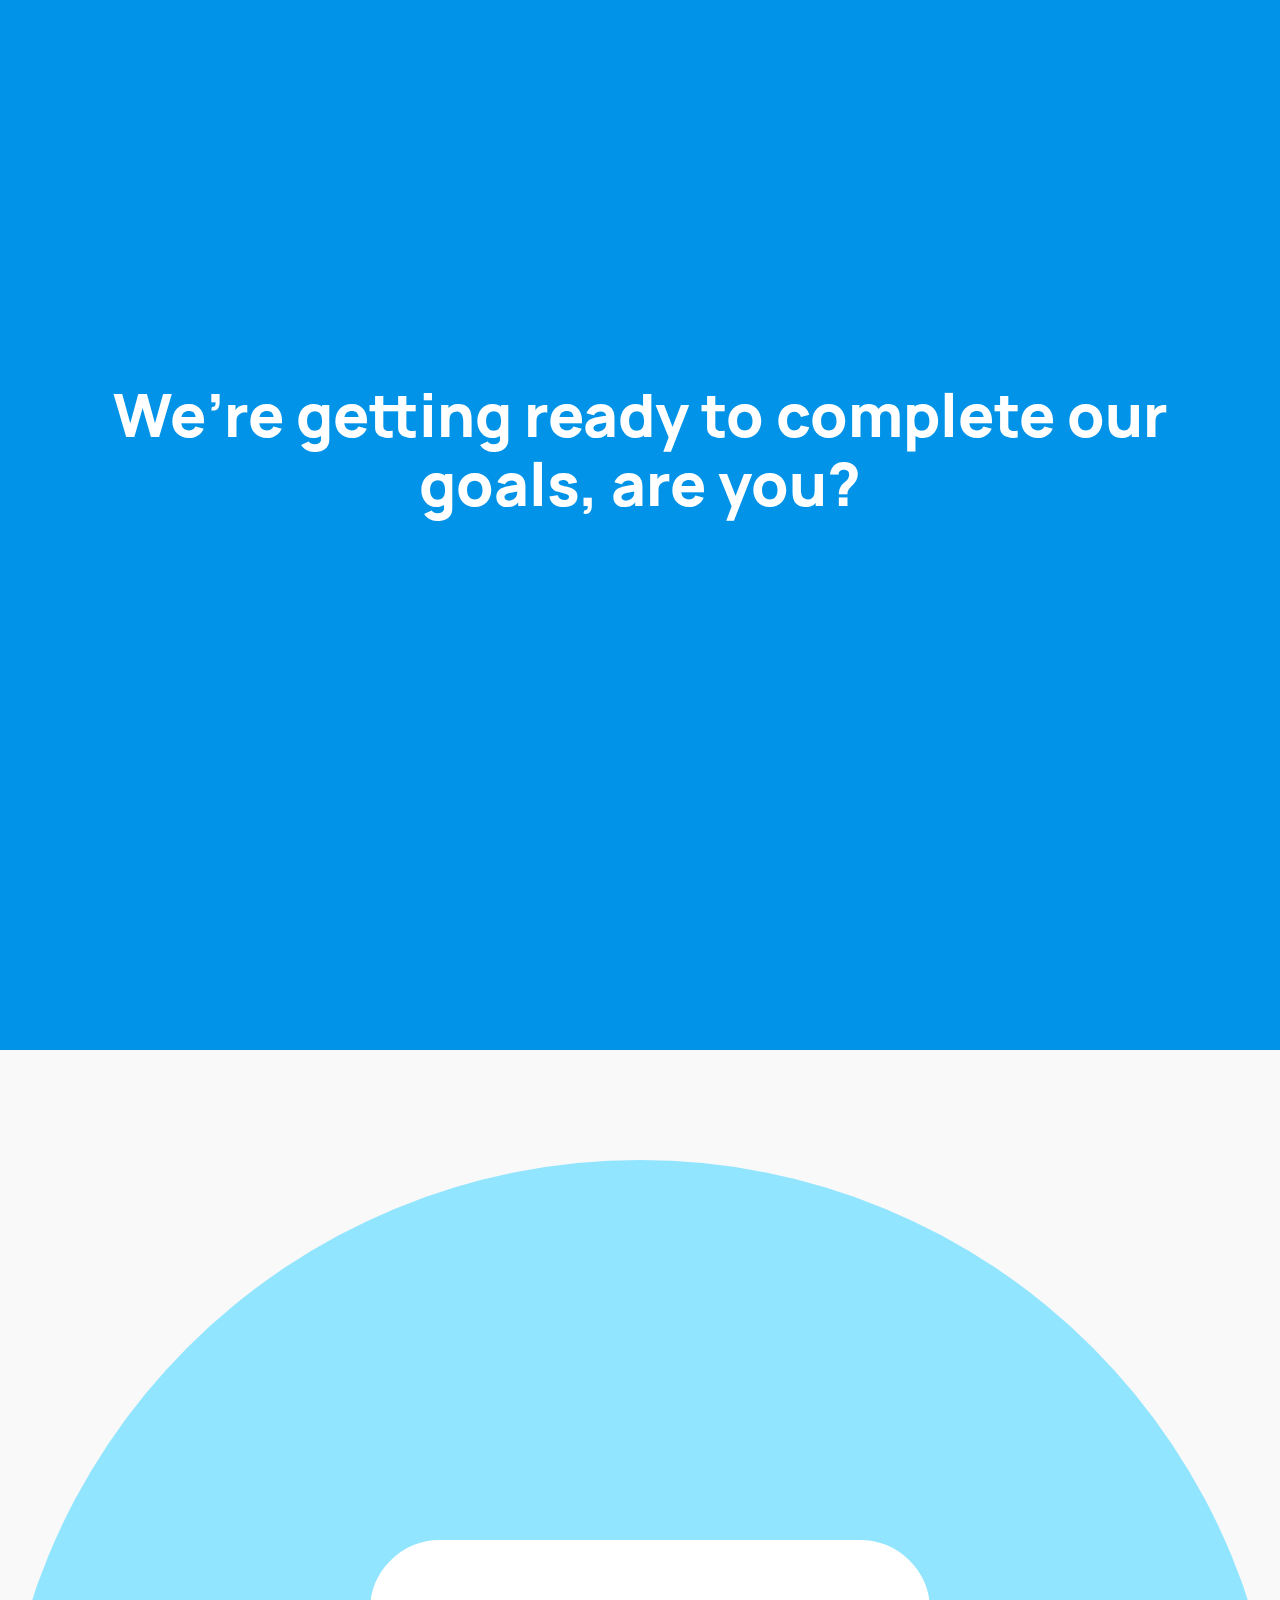
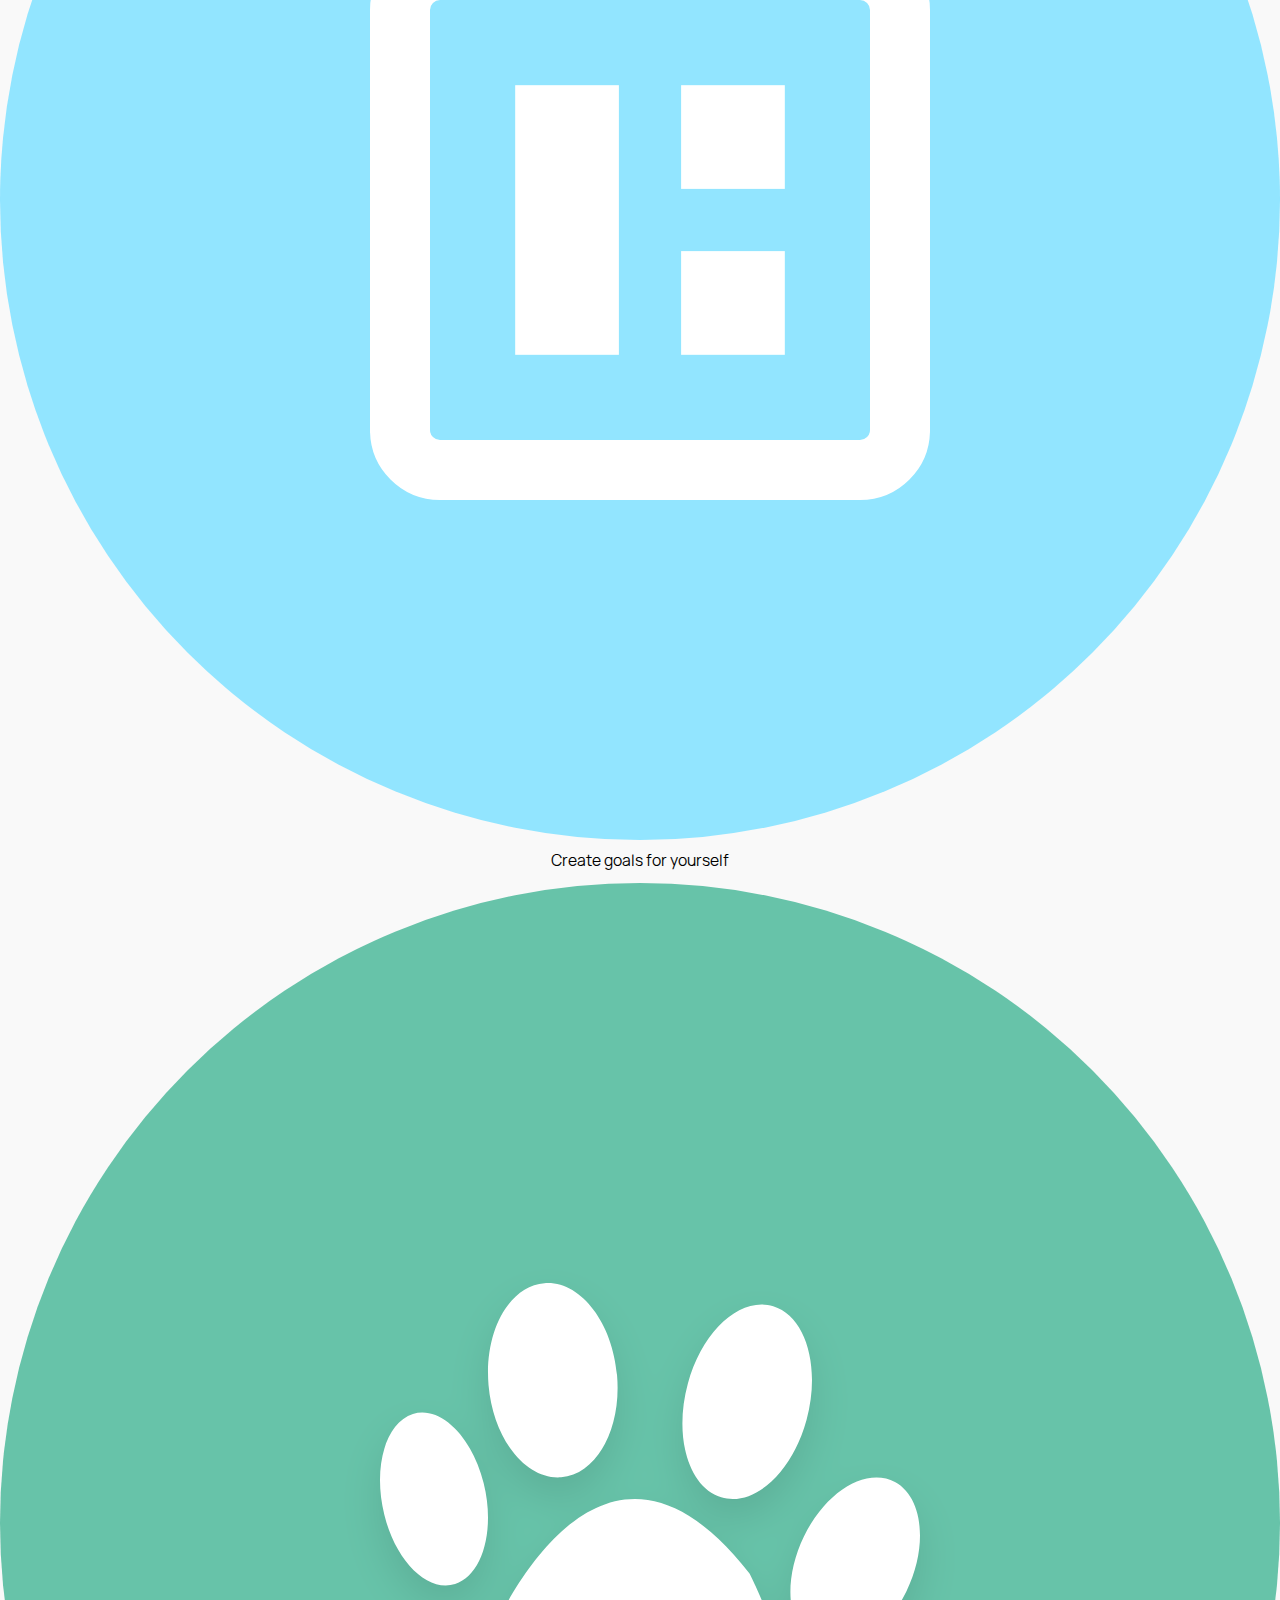
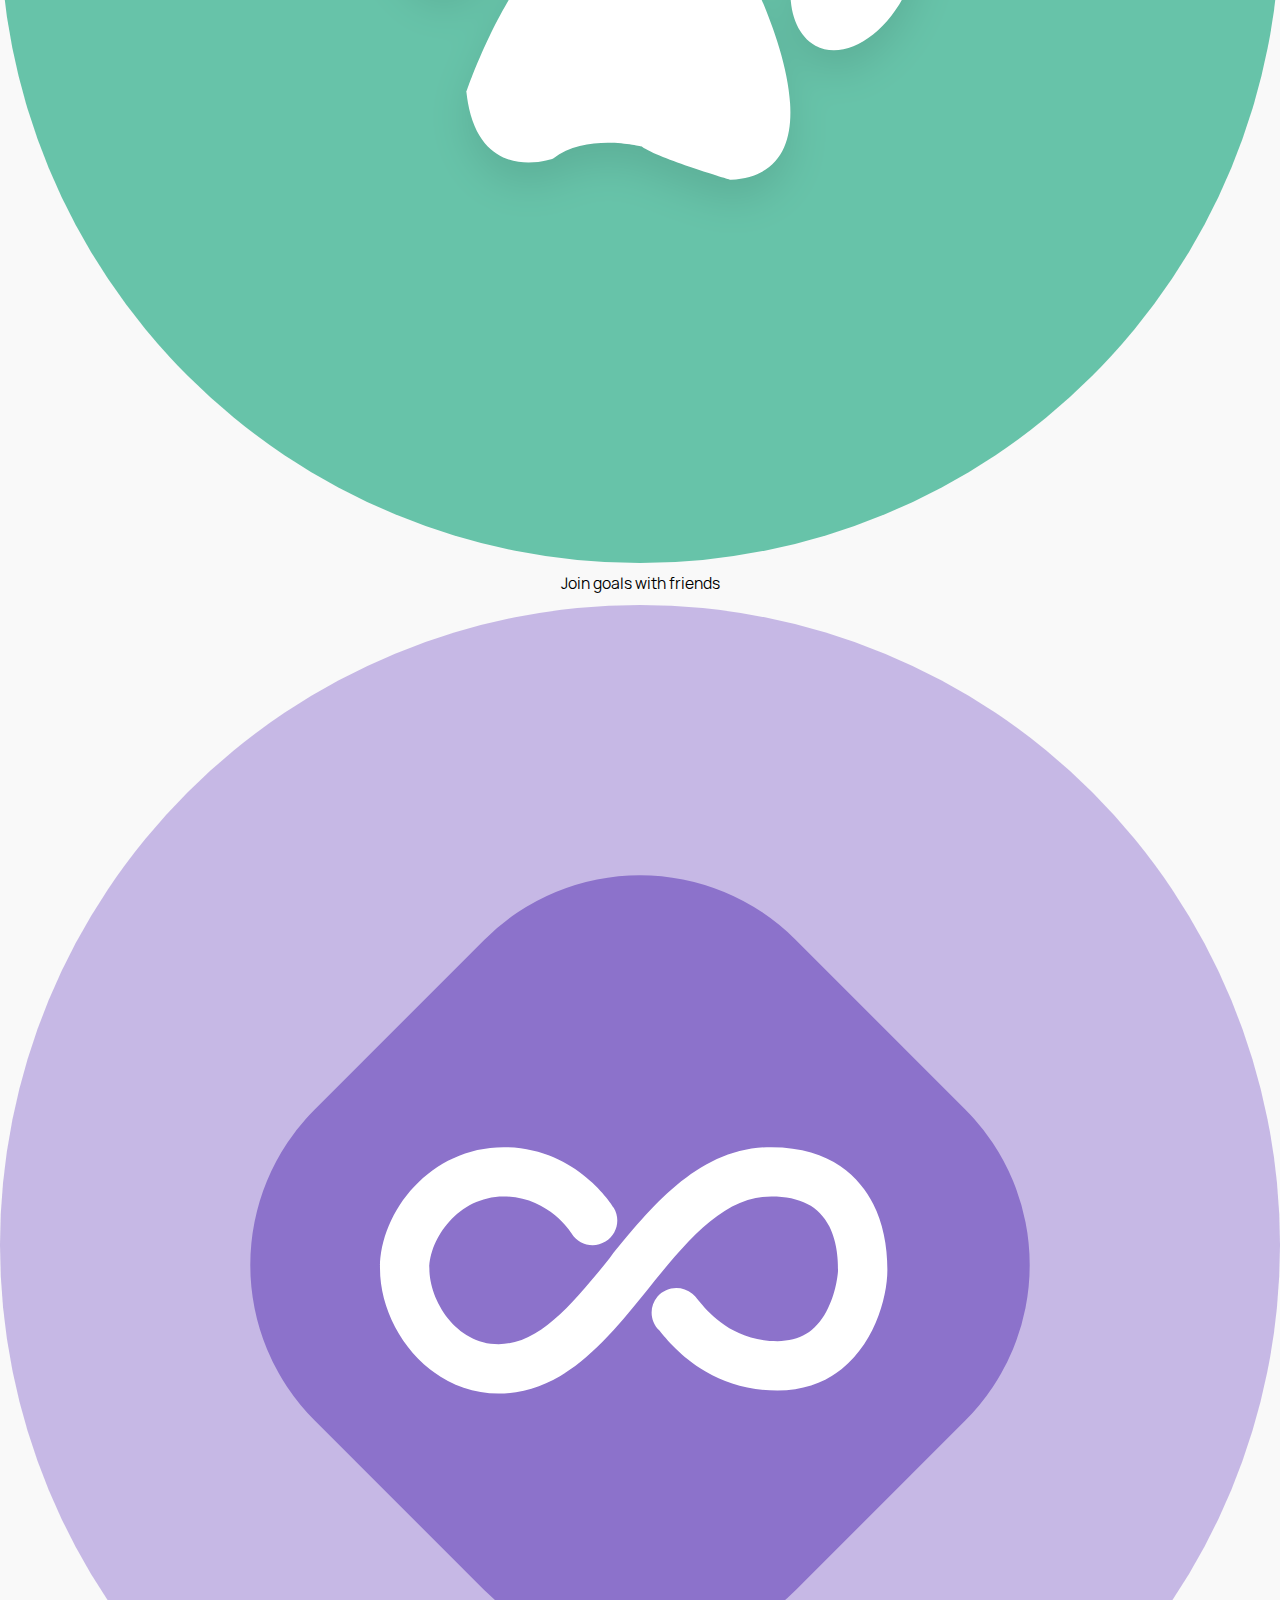
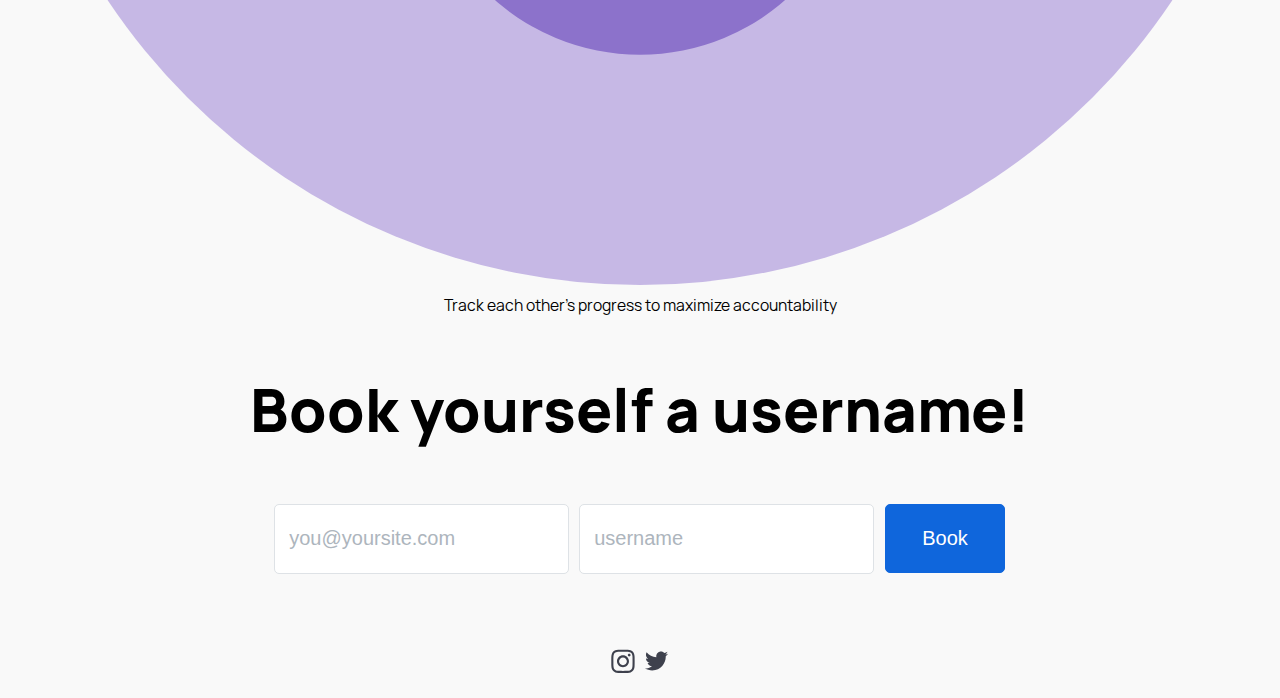
<file: index.html>
<!DOCTYPE html>
<html>
    <head>
        <title>Divuture</title>
        <meta name="viewport" content="width=device-width,height=device-height,initial-scale=1,user-scalable=0,minimum-scale=1,maximum-scale=1,shrink-to-fit=no">
        <link href="./styles/main.css" rel="stylesheet">
        <script async src="https://www.googletagmanager.com/gtag/js?id=UA-149277860-1"></script>
        <script>
        window.dataLayer = window.dataLayer || [];
        function gtag(){dataLayer.push(arguments);}
        gtag('js', new Date());

        gtag('config', 'UA-149277860-1');
        </script>
    </head>
    <body>
            
            <div class="logo"><div class="logo-circle no-white"><img src="./images/icon.png" alt="profile" class="avatar-img rounded-circle"></div><span>divuture</span></div>
                  
                    <div class="big-header fadeInUp">
                        We’re getting ready to complete our goals, are you?
                    </div>
        <div class="section">


                     
                <div class="card">
                        <div class="card-body">
                            <div class="mb-1">
                                <div class="row align-items-center">
                                    <div class="col-flex ml-3">
                                        <p class="card-title">
                                            <span class="avatar mr-2">
                                                <img src="./images/icon.png" alt="profile" class="avatar-img rounded-circle">
                                            </span>
                                            <span class="nolink">Divuture</span>
                                            <span class="ml-1 mr-1">·</span>
                                            <span class="text-muted"><time>2 days ago</time></span>
                                        </p>
                                    </div>
                                    <div class="col-auto">
                                            <svg class="MuiSvgIcon-root" focusable="false" viewBox="0 0 24 24" aria-hidden="true" role="presentation"><path d="M12 8c1.1 0 2-.9 2-2s-.9-2-2-2-2 .9-2 2 .9 2 2 2zm0 2c-1.1 0-2 .9-2 2s.9 2 2 2 2-.9 2-2-.9-2-2-2zm0 6c-1.1 0-2 .9-2 2s.9 2 2 2 2-.9 2-2-.9-2-2-2z"></path></svg>
                                    </div>
                                </div>
                                <div>
                                    <h3 class="m-3">Launch Divuture on November 1st</h3>
                                    <p class="m-3 description">Launch a brand new social platform specifically designed to help you complete more of your goals. Create goals for yourself, join in on the goals of your friends, and track each other’s progress for an added boost of accountability, to make sure that all of your goals are accomplished on time. Life’s too short to not achieve your goals; it’s time to Divuture.</p>
                                </div>
                            </div>
                        </div>
                </div>
        </div>

        <div class="section white">
                <div class="tutorial">
                        <span>
                                <img src="images/pi-layouts.svg" alt="Multiple Layouts">
                                Create goals for yourself
                        </span>
                        <span>
                                <img src="images/pi-pandamarks.svg" alt="Multiple Layouts">
                                Join goals with friends
                        </span>
                        <span>
                                <img src="images/pi-unlimited.svg" alt="Multiple Layouts">
                                Track each other's progress to maximize accountability
                        </span>
                                        
                                        
                </div>
                <h2 class="title">
                        Book yourself a username!
                </h2>
                <div id="mc_embed_signup">
                        <form action="https://divuture.us19.list-manage.com/subscribe/post?u=e3f5623569cd81bba708f437e&amp;id=7239241d26" method="post" id="mc-embedded-subscribe-form" name="mc-embedded-subscribe-form" class="validate" target="_blank" novalidate>
                        <div id="mc_embed_signup_scroll">
                         <div class="mc-field-group">
                                <input type="email" value="" name="EMAIL" placeholder="you@yoursite.com" class="form-control form-control-lg mr-sm-2 mb-2 mb-sm-0" id="mce-EMAIL">
                        </div>
                        <div class="mc-field-group">
                                <input type="text" value="" name="USERNAME" placeholder="username" class="form-control form-control-lg mr-sm-2 mb-2 mb-sm-0" id="mce-USERNAME">
                        </div>
                                <div id="mce-responses" class="clear">
                                        <div class="response" id="mce-error-response" style="display:none"></div>
                                        <div class="response" id="mce-success-response" style="display:none"></div>
                                </div>    <!-- real people should not fill this in and expect good things - do not remove this or risk form bot signups-->
                        <div style="position: absolute; left: -5000px;" aria-hidden="true"><input type="text" name="b_e3f5623569cd81bba708f437e_7239241d26" tabindex="-1" value=""></div>
                        <div class="clear"><input type="submit" value="Book" name="subscribe" class="btn btn-lg btn-primary"></div>
                        </div>
                        </form>
                </div>
                <div class="social-icons">
                        <a href="https://instagram.com/divuture"><img src="./images/icon-instagram.svg"></a>
                        <a href="https://twitter.com/divuture_us"><img src="./images/icon-twitter.svg"></a>
                </div>
            </div>
    </body>
</html>
</file>
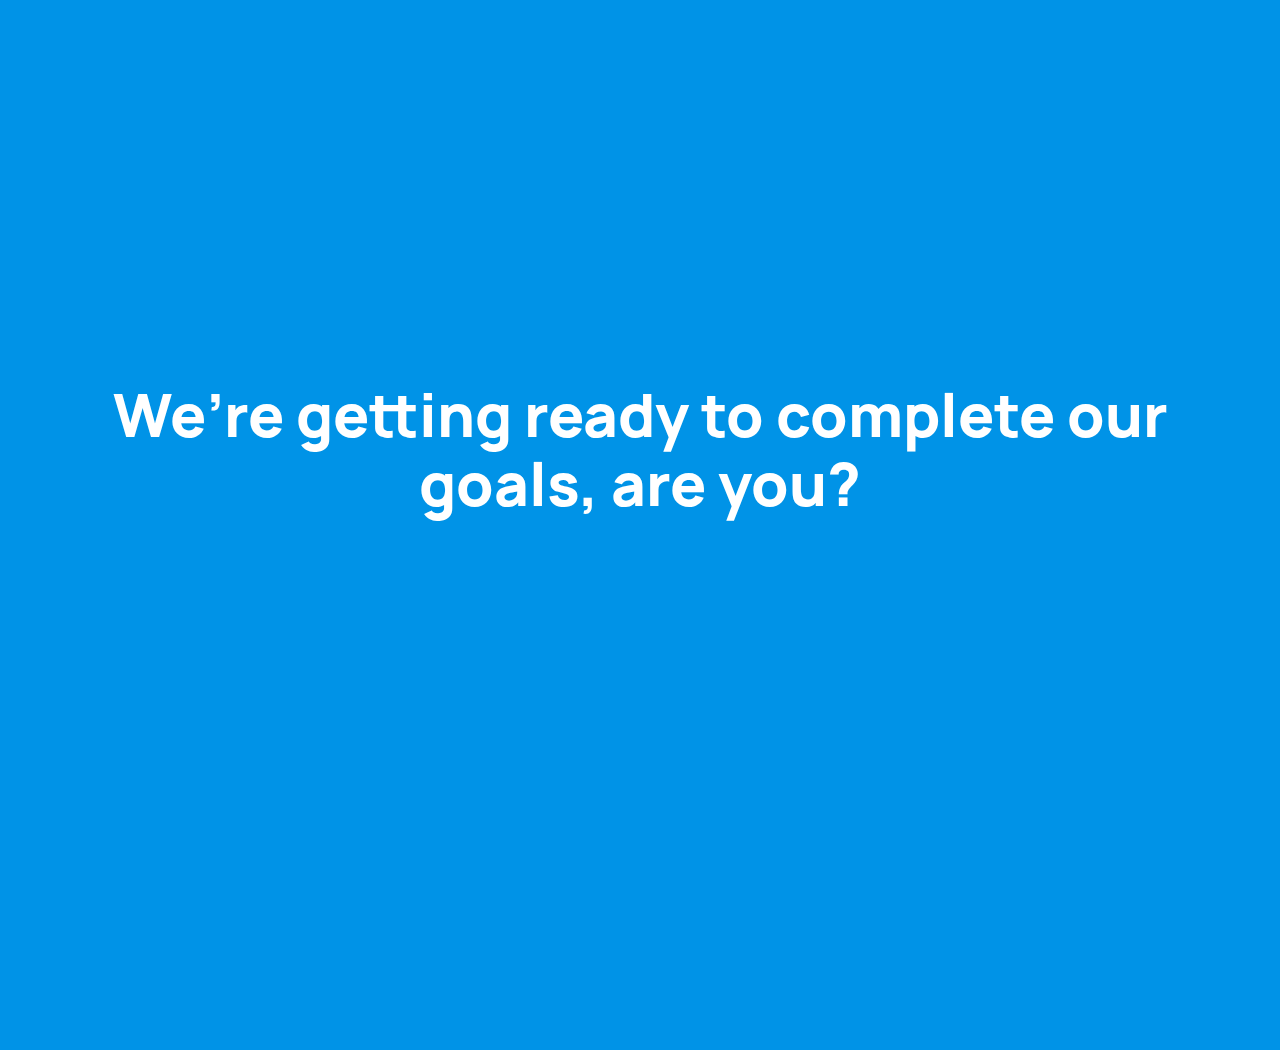
<file: index2.html>
<!DOCTYPE html>
<html>
    <head>
        <title>Divuture</title>
        <meta name="viewport" content="width=device-width,height=device-height,initial-scale=1,user-scalable=0,minimum-scale=1,maximum-scale=1,shrink-to-fit=no">
        <link href="./styles/main.css" rel="stylesheet">
    </head>
    <body>
            <div class="big-header fadeInUp">
                We’re getting ready to complete our goals, are you?
            </div>
        <div class="section">
                <div class="logo"><div class="logo-circle no-white"><img src="./images/icon.png" alt="profile" class="avatar-img rounded-circle"></div><span>divuture</span></div>
                   
                <div class="card">
                        <div class="card-body">
                            <div class="mb-1">
                                <div class="row align-items-center">
                                    <div class="col-flex ml-3">
                                        <p class="card-title">
                                            <span class="avatar mr-2">
                                                <img src="./images/icon.png" alt="profile" class="avatar-img rounded-circle">
                                            </span>
                                            <span class="nolink">Divuture</span>
                                            <span class="ml-1 mr-1">·</span>
                                            <span class="text-muted"><time>2 days ago</time></span>
                                        </p>
                                    </div>
                                    <div class="col-auto">
                                            <svg class="MuiSvgIcon-root" focusable="false" viewBox="0 0 24 24" aria-hidden="true" role="presentation"><path d="M12 8c1.1 0 2-.9 2-2s-.9-2-2-2-2 .9-2 2 .9 2 2 2zm0 2c-1.1 0-2 .9-2 2s.9 2 2 2 2-.9 2-2-.9-2-2-2zm0 6c-1.1 0-2 .9-2 2s.9 2 2 2 2-.9 2-2-.9-2-2-2z"></path></svg>
                                    </div>
                                </div>
                                <div>
                                    <h3 class="m-3">Launch Divuture website on November 1st</h3>
                                    <p class="m-3 description">Launch a brand new social platform specifically designed to help you complete more of your goals. Create goals for yourself, join in on the goals of your friends, and track each other’s progress for an added boost of accountability, to make sure that all of your goals are accomplished on time. Life’s too short to not achieve your goals; it’s time to Divuture.</p>
                                </div>
                            </div>
                        </div>
                </div>
        </div>
    </body>
</html>
</file>
<file: styles/main.css>
/* Root */
@-webkit-keyframes fadeInDown {
	0% {
		-webkit-transform: translateY(-24px) scale(1);
		transform: translateY(-24px) scale(1)
	}
	to {
		-webkit-transform: translateY(0) scale(1);
		transform: translateY(0) scale(1)
	}
}
@keyframes fadeIn {
	0% {
		opacity: 0
	}
	to {
		opacity: 1
	}
}
@-webkit-keyframes fadeIn {
	0% {
		opacity: 0
	}
	to {
		opacity: 1
	}
}
@keyframes fadeInDown {
	0% {
		-webkit-transform: translateY(-24px) scale(1);
		transform: translateY(-24px) scale(1)
	}
	to {
		-webkit-transform: translateY(0) scale(1);
		transform: translateY(0) scale(1)
	}
}
@-webkit-keyframes fadeInUp {
	0% {
		-webkit-transform: translateY(50px) scale(1);
		transform: translateY(50px) scale(1)
	}
	to {
		-webkit-transform: translateY(0) scale(1);
		transform: translateY(0) scale(1)
	}
}
@keyframes fadeInUp {
	0% {
		-webkit-transform: translateY(24px) scale(1);
		transform: translateY(24px) scale(1)
	}
	to {
		-webkit-transform: translateY(0) scale(1);
		transform: translateY(0) scale(1)
	}
}
@-webkit-keyframes pulse {
	0% {
		-webkit-transform: scale(1);
		transform: scale(1)
	}
	60% {
		-webkit-transform: scale(1.14);
		transform: scale(1.14)
	}
	80% {
		-webkit-transform: scale(.94);
		transform: scale(.94)
	}
	to {
		-webkit-transform: scale(1);
		transform: scale(1)
	}
}
@keyframes pulse {
	0% {
		-webkit-transform: scale(1);
		transform: scale(1)
	}
	60% {
		-webkit-transform: scale(1.14);
		transform: scale(1.14)
	}
	80% {
		-webkit-transform: scale(.94);
		transform: scale(.94)
	}
	to {
		-webkit-transform: scale(1);
		transform: scale(1)
	}
}
@keyframes strike {
	from {
		text-decoration-color: transparent
	}
	to {
		text-decoration-color: #000
	}
}
body {
	margin: 0;
	padding: 0
}
@font-face{font-family:manrope;font-display:fallback;src:url(../fonts/manrope/manrope-regular.woff2) format("woff2"),
url(../fonts/manrope/manrope-regular.woff) format("woff"),
url(../fonts/manrope/manrope-regular.otf) format("truetype");
font-style:normal;
font-weight:400
}
@font-face{font-family:manrope;font-display:fallback;src:url(../fonts/manrope/manrope-extrabold.woff2) format("woff2"),
url(../fonts/manrope/manrope-extrabold.woff) format("woff"),
url(../fonts/manrope/manrope-extrabold.otf) format("truetype");
font-style:normal;
font-weight:700
}
.fadeInUp {
	-webkit-animation:fadeInUp .35s ease forwards;
	animation:fadeInUp .35s ease forwards
}
.fadeIn {
	-webkit-animation:fadeIn 1s ease forwards;
	animation:fadeIn 1s ease forwards
}
html {
	-webkit-text-size-adjust:100%
}
body {
	font-family: manrope, Oxygen, Ubuntu, Cantarell, 'Open Sans', 'Helvetica Neue';
    font-size: .9375rem;
    font-weight: 400;
    line-height: 1.5;
    margin: 0;
    text-align: left;
    color: #000000;
    overscroll-behavior: contain;
    background-color: #0093e7;
}
.mb-1, .my-1 {
    margin-bottom: .1875rem !important;
}
.ml-1, .mx-1 {
    margin-left: .1875rem !important;
}
.ml-3, .mx-3 {
    margin-left: .75rem !important;
}
.mr-2, .mx-2 {
    margin-right: .375rem !important;
}
.mr-1, .mx-1 {
    margin-right: .1875rem !important;
}
.m-3 {
    margin: .75rem !important;
}
.text-muted {
    color: #95aac9 !important;
}
.rounded-circle {
    border-radius: 50% !important;
}
img, svg {
    vertical-align: middle;
}
img {
    border-style: none;
}
.nolink {
    color: #000;
    text-decoration: none;
}
a {
    text-decoration: none;
    color: #000;
    background-color: transparent;
    -webkit-text-decoration-skip: objects;
}
p {
    display: block;
    margin-block-start: 0em;
    margin-block-end: 0em;
}
h2{

    margin-block-start: 0em;
    margin-block-end: 0em;
}
ul{
    list-style: none;
    display:flex;
    flex-direction: row;
    padding-inline-start: 0px;
    width:100%;
    margin:50px 0;
}
li{
    display: flex;
    flex-direction: column;
    flex-grow: 1;
    flex-basis: 0;
    text-align:center;
}
li img{
    padding:10px 0;
}
/* Alignment */
.align-items-center {
    -webkit-box-align: center !important;
    -ms-flex-align: center !important;
    align-items: center !important;
}
.row {
    display: -webkit-box;
    display: -ms-flexbox;
    display: flex;
    width: 100%;
    -ms-flex-wrap: wrap;
    flex-wrap: wrap;
}
.col-flex {
    max-width: 100%;
    -ms-flex-preferred-size: 0;
    flex-basis: 0;
    -webkit-box-flex: 1;
    -ms-flex-positive: 1;
    flex-grow: 1;
    display: flex;
}
.col-auto {
    flex: 0 0 auto;
    width: auto;
    max-width: 100%;
    padding-right: 12px;
    padding-left: 12px;
}
/* Sections */
.section {
    display:flex;
    display: -webkit-box;
    display: -moz-box;
    display: -ms-flexbox;
    display: -webkit-flex;
    display: flex;
    flex-flow: column;
    align-items: center;
    justify-content: center;
    min-height:150px;
}
.section.white {
    background:#f9f9f9;
}
.container {
    max-width:1100px;
    margin:0 auto;
    width:100%;
}
/* Card */
.card {
    border-radius: 5px;
    background: linear-gradient(rgba(255,255,255,1) 15%, rgba(255,255,255,0) 100%);
    background-clip: border-box;
    margin: 0px;
    position: relative;
    display: -webkit-box;
    display: -ms-flexbox;
    display: flex;
    -webkit-box-orient: vertical;
    -webkit-box-direction: normal;
    -ms-flex-direction: column;
    flex-direction: column;
    min-width: 0;
    word-wrap: break-word;
    max-width:758px;
    margin:0 auto;
    margin-top:-130px;
    opacity:0;
    -webkit-user-select: none;  /* Chrome all / Safari all */
    -moz-user-select: none;     /* Firefox all */
    -ms-user-select: none;      /* IE 10+ */
    user-select: none;          /* Likely future */      
    animation: fadeIn .3s .5s ease-in forwards;
}
.card-mask {
       width:100%;
       display:flex;
       -ms-flex-align: center;
       top:0;
       margin-top:50px;
       position: absolute;
       height:100%;
    }
.card-body {
    padding: .8rem 0 .4rem;
    -webkit-box-flex: 1;
    -ms-flex: 1 1 auto;
    flex: 1 1 auto;
}
.description {
    line-height: 1.6;
  background: -webkit-linear-gradient(rgba(0,0,0,1), rgba(0,0,0,0));
  -webkit-background-clip: text;
  -webkit-text-fill-color: transparent;
  background: -moz-linear-gradient(#0F3, #F00);
  -moz-background-clip: text;
  -moz-text-fill-color: transparent;
 }
}
.card-title {
    margin-bottom: .5rem;
}
.avatar {
    font-size: 1rem;
    position: relative;
    display: inline-block;
    width: 32px;
    height: 32px;
}
.avatar-img {
    width: 100%;
    height: 100%;
    -o-object-fit: cover;
    object-fit: cover;
}
.MuiSvgIcon-root {
    fill: currentColor;
    width: 1em;
    height: 1em;
    display: inline-block;
    font-size: 1.5rem;
    transition: fill 200ms cubic-bezier(0.4, 0, 0.2, 1) 0ms;
    flex-shrink: 0;
    user-select: none;
}
.logo {
    z-index: 10;  
    top:25px;
    width: 100%;
    position: absolute;
    z-index: 3;
    opacity: 0;
    display:flex;
    display: -webkit-box;
    display: -moz-box;
    display: -ms-flexbox;
    display: -webkit-flex;
    display: flex;
    align-items: center;
    justify-content: center;
    flex-flow: row;
    animation: fadeIn .3s .5s ease-in forwards;
    color:	#B6D8FA;
    font-size:26px;
    font-weight:800;
}
.logo-circle {
    background: #fff;
    width:40px;
    border-radius: 50%;
    padding: 12px;
}
.logo-circle.no-white{
    background: none;
}

/* Header */
.big-header {
    color:#fff;
    font-size:3.6rem;
    text-align:center;
    font-weight: 800;
    margin:0 auto;
    max-width: 1100px;
    height:100vh;
    line-height: 1.2;
    display:flex;
    display: -webkit-box;
    display: -moz-box;
    display: -ms-flexbox;
    display: -webkit-flex;
    display: flex;
    flex-flow: column;
    align-items: center;
    justify-content: center;
}

#mc_embed_signup_scroll {
    display: flex;
    padding:50px 0;
}

.btn {
    display: inline-block;
    font-weight: 500;
    color: #495057;
    text-align: center;
    vertical-align: middle;
    -webkit-user-select: none;
       -moz-user-select: none;
        -ms-user-select: none;
            user-select: none;
    background-color: transparent;
    border: 1px solid transparent;
    padding: 0.4375rem 1.5rem;
    margin:0px 6px;
    font-size: 1rem;
    line-height: 1.5;
    border-radius: 0.3125rem;
    transition: color 0.15s ease-in-out, background-color 0.15s ease-in-out, border-color 0.15s ease-in-out, box-shadow 0.15s ease-in-out; }
    @media (prefers-reduced-motion: reduce) {
      .btn {
        transition: none; } }
    .btn:hover {
      color: #495057;
      text-decoration: none; }
    .btn:focus, .btn.focus {
      outline: 0;
      box-shadow: 0 0 0 0.2rem rgba(15, 102, 220, 0.25); }
    .btn.disabled, .btn:disabled {
      opacity: 0.65; }
  
  a.btn.disabled,
  fieldset:disabled a.btn {
    pointer-events: none; }
  
  .btn-primary {
    color: #fff;
    background-color: #0F66DC;
    border-color: #0F66DC; }
    .btn-primary:hover {
      color: #fff;
      background-color: #0d55b8;
      border-color: #0c50ac; }
    .btn-primary:focus, .btn-primary.focus {
      box-shadow: 0 0 0 0.2rem rgba(51, 125, 225, 0.5); }
    .btn-primary.disabled, .btn-primary:disabled {
      color: #fff;
      background-color: #0F66DC;
      border-color: #0F66DC; }
    .btn-primary:not(:disabled):not(.disabled):active, .btn-primary:not(:disabled):not(.disabled).active,
    .show > .btn-primary.dropdown-toggle {
      color: #fff;
      background-color: #0c50ac;
      border-color: #0b4aa0; }
      .btn-primary:not(:disabled):not(.disabled):active:focus, .btn-primary:not(:disabled):not(.disabled).active:focus,
      .show > .btn-primary.dropdown-toggle:focus {
        box-shadow: 0 0 0 0.2rem rgba(51, 125, 225, 0.5); }
        .btn-lg, .btn-group-lg > .btn {
            padding: 1.15rem 2.25rem;
            font-size: 1.25rem;
            line-height: 1.5;
            border-radius: 0.3125rem;
        }  

        .form-control {
            display: block;
            height: 120px;
            padding: 0.4375rem 0.75rem;
            font-size: 1rem;
            font-weight: 400;
            line-height: 1.5;
            color: #495057;
            background-color: #fff;
            background-clip: padding-box;
            border: 1px solid #dee2e6;
            border-radius: 0.3125rem;
            transition: border-color 0.15s ease-in-out, box-shadow 0.15s ease-in-out; }
            @media (prefers-reduced-motion: reduce) {
              .form-control {
                transition: none; } }
            .form-control::-ms-expand {
              background-color: transparent;
              border: 0; }
            .form-control:focus {
              color: #495057;
              background-color: #fff;
              border-color: #ced4da;
              outline: 0;
              box-shadow: 0 0.125rem 0.625rem rgba(0, 0, 0, 0.05); }
            .form-control::-webkit-input-placeholder {
              color: #adb5bd;
              opacity: 1; }
            .form-control::-moz-placeholder {
              color: #adb5bd;
              opacity: 1; }
            .form-control:-ms-input-placeholder {
              color: #adb5bd;
              opacity: 1; }
            .form-control::placeholder {
              color: #adb5bd;
              opacity: 1; }
            .form-control:disabled, .form-control[readonly] {
              background-color: #e9ecef;
              opacity: 1; }
          

.form-control {
    transition: background-color 0.2s ease, border-color 0.2s ease, opacity 0.2s ease; }
    .form-control:disabled {
      opacity: .5; }
    .form-control[readonly] {
      background: #fff; }
  
  .form-group label {
    font-size: 0.875rem;
    font-weight: 500;
    color: #adb5bd; }
    .form-group label.custom-control-label {
      color: #495057; }
      .form-group label.custom-control-label:before, .form-group label.custom-control-label:after {
        top: 0.125rem; }
  
  .form-group.rounded {
    border-radius: 0.3125rem !important; }
  
  .text-light .form-group > label {
    color: rgba(255, 255, 255, 0.75); }
  
  @media (max-width: 767.98px) {
    .form-control {
      font-size: 16px; } }
  
.form-control-lg {
    height: 40px;
    padding: 0.875rem 0.875rem;
    font-size: 1.25rem;

    margin: 0px 5px;
    line-height: 1.5;
    border-radius: 0.3125rem;
}

.title {
    font-size: 3.6rem;
}
.social-icons {
    display: flex;
    padding:25px 0;
}
.tutorial {
    padding:100px 0 50px;
    width:100%;
}
.tutorial span{
    display: flex;
    flex-direction: column;
    flex-grow: 1;
    flex-basis: 0;
    text-align:center;
}
.tutorial span img{
    padding:10px 0;
}
.social-icons img{
    width:24px;
    padding:0px 5px;
    height:24px;
}
@media (max-width: 703.98px) {
    .big-header {font-size:2.2rem;}
    .card {margin:-135px 10px 0;}
    .tutorial{flex-direction: column;margin:30px 0px;}
    .tutorial span{padding:15px 0;}
    #mc_embed_signup_scroll {flex-flow: column;}
    .title{font-size:2rem;text-align: center;padding:0 10px;}
    .btn{width:100%;margin:5px 0 0;}
    .form-control-lg{margin: 2px 0px;width: -webkit-fill-available;}
    .mc_embed_signup{width:100%;}
    .mc_embed_signup_scroll{margin:0px 10px;}
    
}
</file>
